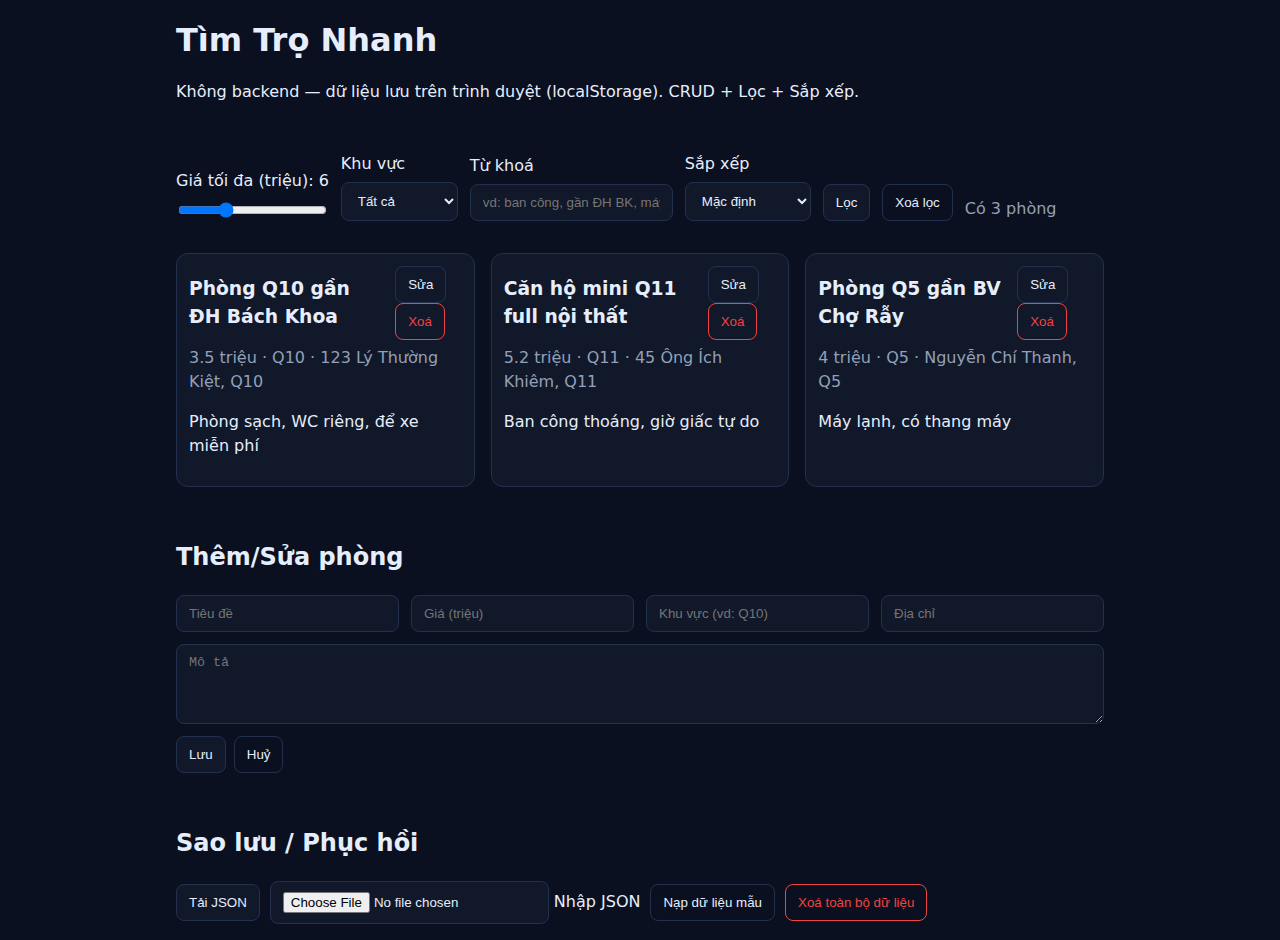
<file: rentrooms-nobackend/index.html>
<!doctype html>
<html lang="vi">
<head>
  <meta charset="utf-8">
  <title>Tìm Trọ Nhanh — No Backend (localStorage)</title>
  <meta name="viewport" content="width=device-width, initial-scale=1" />
  <link rel="stylesheet" href="./style.css">
</head>
<body>
  <header class="container">
    <h1>Tìm Trọ Nhanh</h1>
    <p>Không backend — dữ liệu lưu trên trình duyệt (localStorage). CRUD + Lọc + Sắp xếp.</p>
  </header>

  <section class="container filters">
    <div class="field">
      <label>Giá tối đa (triệu): <span id="priceVal">6</span></label>
      <input id="maxPrice" type="range" min="0" max="20" step="0.5" value="6">
    </div>
    <div class="field">
      <label>Khu vực</label>
      <select id="district">
        <option value="">Tất cả</option>
        <option>Q1</option><option>Q3</option><option>Q5</option>
        <option>Q10</option><option>Q11</option><option>Q12</option>
        <option>TP.Thủ Đức</option>
      </select>
    </div>
    <div class="field">
      <label>Từ khoá</label>
      <input id="keyword" type="text" placeholder="vd: ban công, gần ĐH BK, máy lạnh...">
    </div>
    <div class="field">
      <label>Sắp xếp</label>
      <select id="sort">
        <option value="">Mặc định</option>
        <option value="latest">Mới nhất</option>
        <option value="price_asc">Giá tăng dần</option>
        <option value="price_desc">Giá giảm dần</option>
      </select>
    </div>
    <button id="btnSearch">Lọc</button>
    <button id="btnReset" class="ghost">Xoá lọc</button>
    <span id="count" class="muted"></span>
  </section>

  <main class="container grid" id="list"></main>

  <section class="container">
    <h2>Thêm/Sửa phòng</h2>
    <form id="formRoom" class="form">
      <input name="id" type="hidden">
      <input name="title" placeholder="Tiêu đề" required>
      <input name="price" type="number" step="0.1" placeholder="Giá (triệu)" required>
      <input name="district" placeholder="Khu vực (vd: Q10)" required>
      <input name="address" placeholder="Địa chỉ" required>
      <textarea name="description" placeholder="Mô tả"></textarea>
      <div class="row">
        <button type="submit">Lưu</button>
        <button type="button" id="btnCancel" class="ghost">Huỷ</button>
      </div>
    </form>
  </section>

  <section class="container">
    <h2>Sao lưu / Phục hồi</h2>
    <div class="backup">
      <button id="btnExport">Tải JSON</button>
      <label class="import">
        <input id="fileImport" type="file" accept="application/json"> Nhập JSON
      </label>
      <button id="btnSeed" class="ghost">Nạp dữ liệu mẫu</button>
      <button id="btnClear" class="danger">Xoá toàn bộ dữ liệu</button>
    </div>
  </section>

  <template id="card-tpl">
    <article class="card">
      <div class="card-head">
        <h3 class="title"></h3>
        <div class="actions">
          <button class="edit">Sửa</button>
          <button class="danger delete">Xoá</button>
        </div>
      </div>
      <p class="meta"></p>
      <p class="desc"></p>
    </article>
  </template>

  <script src="https://code.jquery.com/jquery-3.7.1.min.js"></script>
  <script src="./app.js"></script>
</body>
</html>
</file>
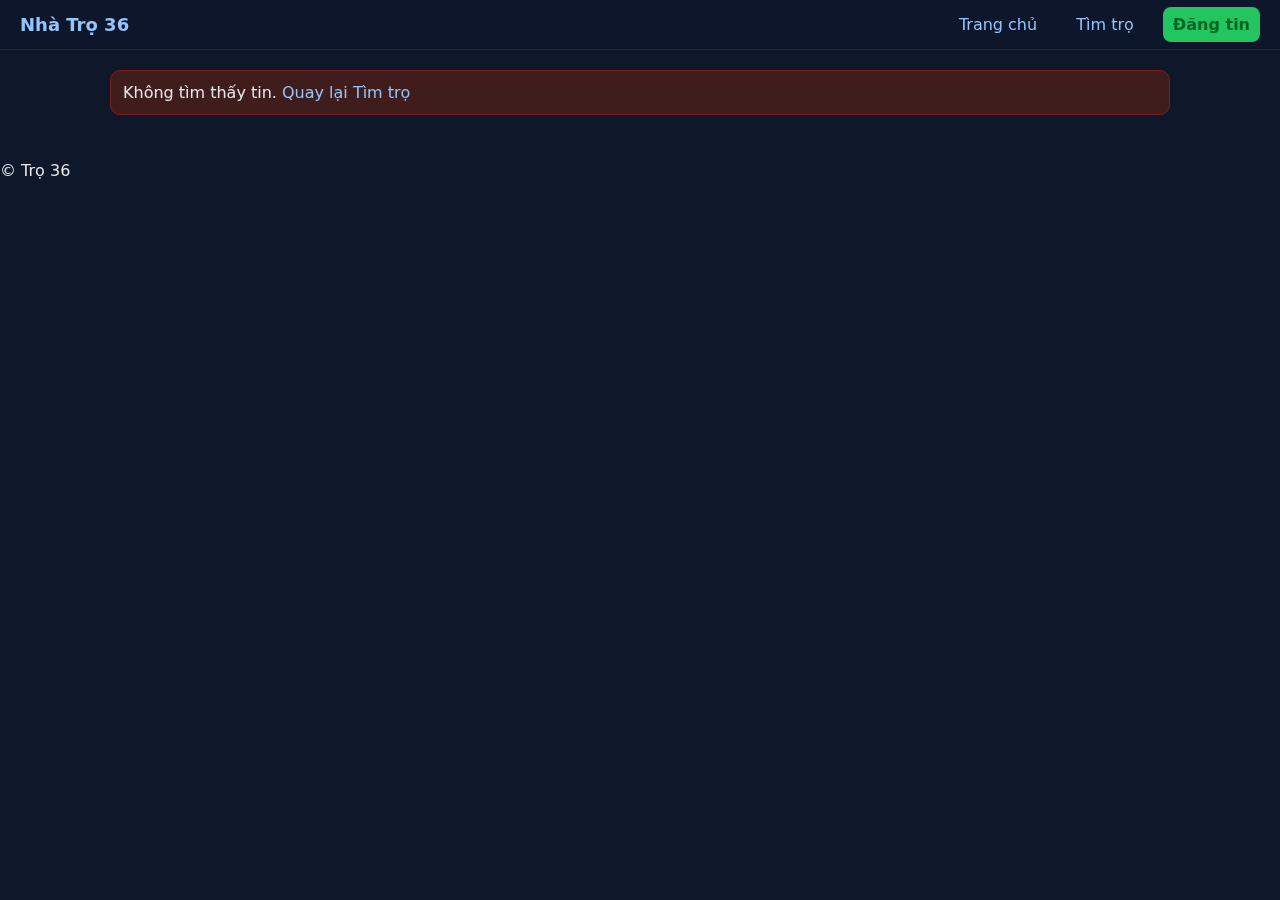
<file: nha-tro/chi-tiet.html>
<!doctype html>
<html lang="vi">

<head>
  <meta charset="utf-8">
  <title>Chi tiết | Nhà Trọ 36</title>
  <meta name="viewport" content="width=device-width, initial-scale=1">
  <link rel="stylesheet" href="assets/styles.css">
  <script defer src="assets/app.js"></script>
  <script>
    document.addEventListener('DOMContentLoaded', function () {
      const id = new URLSearchParams(location.search).get('id');
      const ds = layDanhSachPhong();
      const phong = ds.find(p => p.idPhong === id);

      const khung = document.getElementById('noi-dung');
      if (!phong) {
        khung.innerHTML = `<div class="thong-bao loi">Không tìm thấy tin. <a href="tim-tro.html">Quay lại Tìm trọ</a></div>`;
        return;
      }

      const hinh = phong.hinhAnh ? phong.hinhAnh : 'https://placehold.co/800x500?text=Phong+Tro';

      let html = '';
      html += '<article class="bai-chi-tiet">';
      html += '  <img class="anh-to" src="' + hinh + '" alt="Hình phòng trọ">';
      html += '  <div class="thong-tin">';
      html += '    <h1>' + phong.tieuDe + '</h1>';
      html += '    <p class="gia">💰 ' + phong.giaThue + ' đ/tháng • 📐 ' + phong.dienTich + ' m²</p>';
      html += '    <p class="dia-chi">📍 ' + phong.diaChi + ' — ' + phong.khuVuc + '</p>';
      html += '    <p>' + phong.moTa + '</p>';
      html += '    <p class="tien-nghi">✨ ' + (phong.tienNghi.length ? phong.tienNghi.join(' • ') : '—') + '</p>';
      html += '    <div class="lien-he">';
      html += '      <h3>Liên hệ</h3>';
      html += '      <p>👤 ' + phong.nguoiDang.hoTen + '</p>';
      html += '      <p>📞 <a href="tel:' + phong.nguoiDang.soDienThoai + '">' + phong.nguoiDang.soDienThoai + '</a></p>';
      if (phong.nguoiDang.email) {
        html += '      <p>✉️ <a href="mailto:' + phong.nguoiDang.email + '">' + phong.nguoiDang.email + '</a></p>';
      }
      html += '    </div>';
      html += '  </div>';
      html += '</article>';

      khung.innerHTML = html;

    });
  </script>
</head>

<body>
  <header class="thanh-dau">
    <a class="logo" href="index.html">Nhà Trọ 36</a>
    <nav>
      <a href="index.html">Trang chủ</a>
      <a href="tim-tro.html">Tìm trọ</a>
      <a class="nut-dangtin" href="cho-thue.html">Đăng tin</a>
    </nav>
  </header>

  <main class="khung">
    <div id="noi-dung"></div>
  </main>

  <footer class="chan-trang">
    <p>© Trọ 36</p>
  </footer>
</body>

</html>
</file>
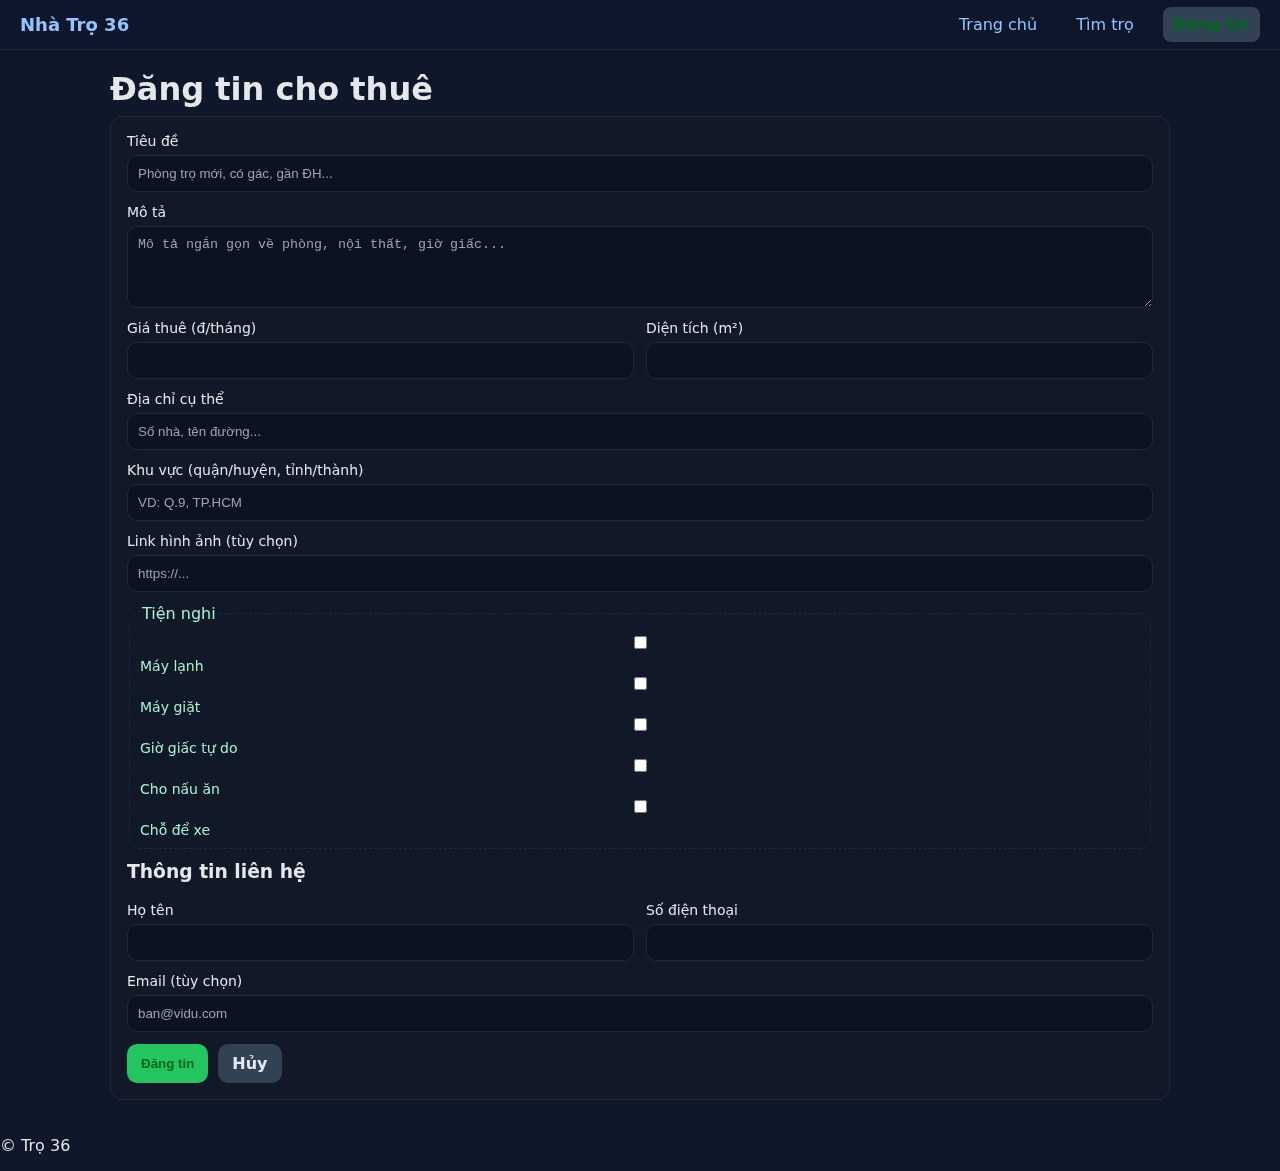
<file: nha-tro/cho-thue.html>
<!doctype html>
<html lang="vi">
<head>
  <meta charset="utf-8">
  <title>Đăng tin cho thuê | Nhà Trọ 360</title>
  <meta name="viewport" content="width=device-width, initial-scale=1">
  <link rel="stylesheet" href="assets/styles.css">
  <script defer src="assets/app.js"></script>
  <script>
    document.addEventListener('DOMContentLoaded', function () {
      const formDangTin = document.getElementById('form-dangtin');
      const hopThongBao = document.getElementById('hop-thong-bao');

      formDangTin.addEventListener('submit', function (e) {
        e.preventDefault();
        const duLieu = new FormData(formDangTin);

        // Lấy dữ liệu từ form (đặt tên biến rất "người Việt")
        const nguoiDang = {
          hoTen: duLieu.get('ho-ten').trim(),
          soDienThoai: duLieu.get('so-dien-thoai').trim(),
          email: duLieu.get('email').trim(),
        };

        const phongMoi = {
          idPhong: taoId(),
          tieuDe: duLieu.get('tieu-de').trim(),
          moTa: duLieu.get('mo-ta').trim(),
          diaChi: duLieu.get('dia-chi').trim(),
          khuVuc: duLieu.get('khu-vuc').trim(),
          giaThue: Number(duLieu.get('gia-thue')),
          dienTich: Number(duLieu.get('dien-tich')),
          hinhAnh: duLieu.get('hinh-anh').trim(),
          tienNghi: duLieu.getAll('tien-nghi'), // mảng
          nguoiDang,
          ngayDang: Date.now(),
        };

        // Kiểm tra nhanh (kết hợp HTML5 required + JS)
        if (!phongMoi.tieuDe || !phongMoi.diaChi || !phongMoi.khuVuc) {
          return thongBaoLoi('Thiếu tiêu đề/địa chỉ/khu vực.');
        }
        if (isNaN(phongMoi.giaThue) || phongMoi.giaThue <= 0) {
          return thongBaoLoi('Giá thuê phải là số dương.');
        }
        if (isNaN(phongMoi.dienTich) || phongMoi.dienTich <= 0) {
          return thongBaoLoi('Diện tích phải là số dương.');
        }
        if (!/^(0|\+84)\d{9,10}$/.test(nguoiDang.soDienThoai)) {
          return thongBaoLoi('Số điện thoại không hợp lệ (VD: 0912345678).');
        }

        const ds = layDanhSachPhong();
        ds.push(phongMoi);
        luuDanhSachPhong(ds);

        hopThongBao.innerHTML = `
          <div class="thong-bao thanh-cong">
            ✅ Đăng tin thành công! 
            <a href="chi-tiet.html?id=${phongMoi.idPhong}">Xem tin</a> • 
            <a href="tim-tro.html">Tới trang Tìm trọ</a>
          </div>`;
        formDangTin.reset();
      });

      function thongBaoLoi(msg) {
        document.getElementById('hop-thong-bao').innerHTML = `<div class="thong-bao loi">⚠️ ${msg}</div>`;
      }
    });
  </script>
</head>
<body>
<header class="thanh-dau">
  <a class="logo" href="index.html">Nhà Trọ 36</a>
  <nav>
    <a href="index.html">Trang chủ</a>
    <a href="tim-tro.html">Tìm trọ</a>
    <a class="nut-dangtin" href="cho-thue.html" aria-current="page">Đăng tin</a>
  </nav>
</header>

<main class="khung">
  <h1>Đăng tin cho thuê</h1>
  <div id="hop-thong-bao"></div>
  <form id="form-dangtin" class="form-lon">
    <label>Tiêu đề <input name="tieu-de" type="text" required minlength="10" maxlength="120" placeholder="Phòng trọ mới, có gác, gần ĐH..."></label>
    <label>Mô tả <textarea name="mo-ta" rows="4" required placeholder="Mô tả ngắn gọn về phòng, nội thất, giờ giấc..."></textarea></label>
    <div class="nhom-2">
      <label>Giá thuê (đ/tháng) <input name="gia-thue" type="number" min="500000" step="50000" required></label>
      <label>Diện tích (m²) <input name="dien-tich" type="number" min="8" step="1" required></label>
    </div>
    <label>Địa chỉ cụ thể <input name="dia-chi" type="text" required placeholder="Số nhà, tên đường..."></label>
    <label>Khu vực (quận/huyện, tỉnh/thành) <input name="khu-vuc" type="text" required placeholder="VD: Q.9, TP.HCM"></label>
    <label>Link hình ảnh (tùy chọn) <input name="hinh-anh" type="url" placeholder="https://..."></label>

    <fieldset class="tien-nghi">
      <legend>Tiện nghi</legend>
      <label><input type="checkbox" name="tien-nghi" value="Máy lạnh"> Máy lạnh</label>
      <label><input type="checkbox" name="tien-nghi" value="Máy giặt"> Máy giặt</label>
      <label><input type="checkbox" name="tien-nghi" value="Giờ giấc tự do"> Giờ giấc tự do</label>
      <label><input type="checkbox" name="tien-nghi" value="Cho nấu ăn"> Cho nấu ăn</label>
      <label><input type="checkbox" name="tien-nghi" value="Chỗ để xe"> Chỗ để xe</label>
    </fieldset>

    <h3>Thông tin liên hệ</h3>
    <div class="nhom-2">
      <label>Họ tên <input name="ho-ten" type="text" required></label>
      <label>Số điện thoại <input name="so-dien-thoai" type="tel" required pattern="(0|\+84)\d{9,10}" title="VD: 0912345678"></label>
    </div>
    <label>Email (tùy chọn) <input name="email" type="email" placeholder="ban@vidu.com"></label>

    <div class="hanh-dong">
      <button class="btn" type="submit">Đăng tin</button>
      <a class="btn btn-ghost" href="index.html">Hủy</a>
    </div>
  </form>
</main>

<footer class="chan-trang">
  <p>© Trọ 36</p>
</footer>
</body>
</html>
</file>
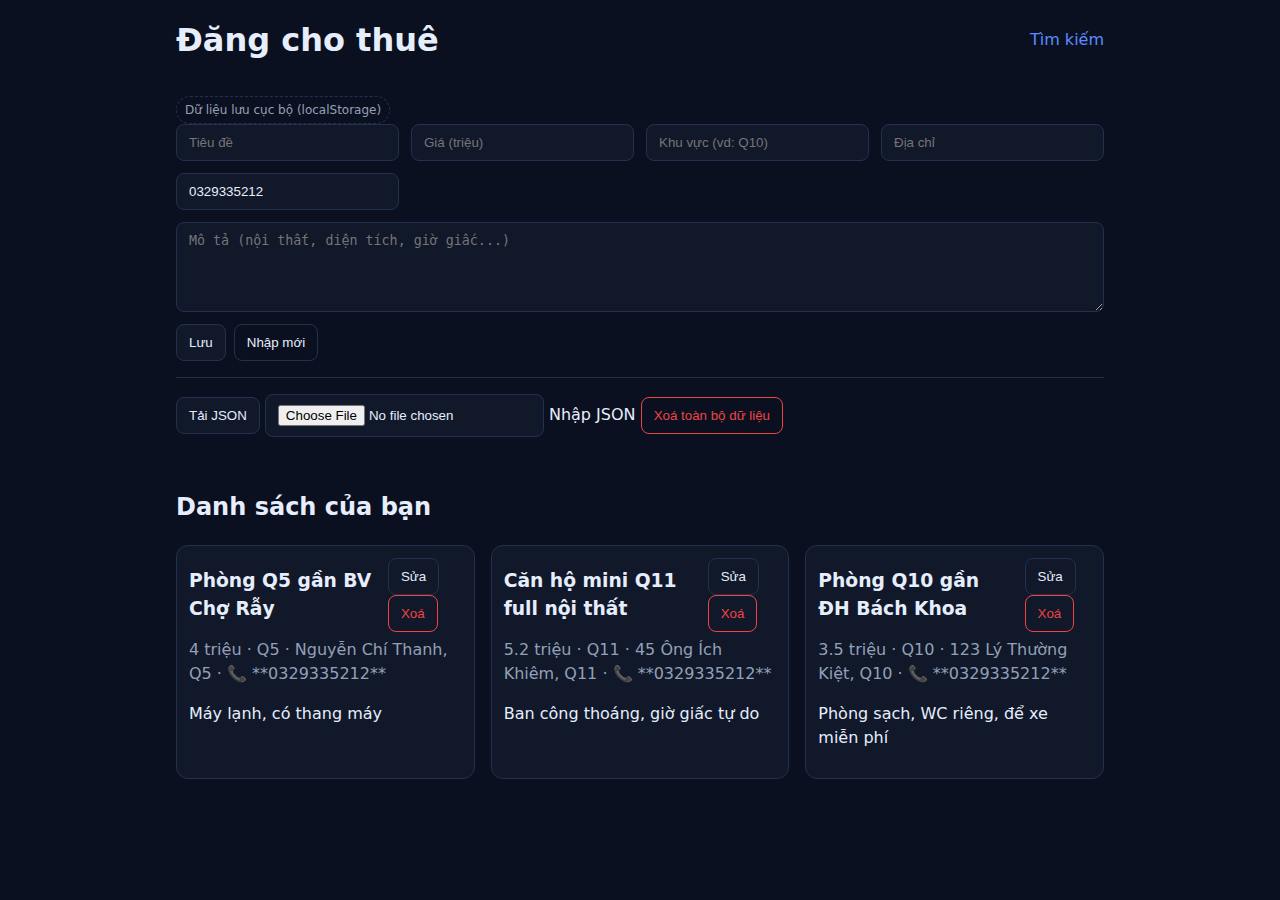
<file: rentrooms-nobackend-2pages/post.html>
<!doctype html>
<html lang="vi">
<head>
  <meta charset="utf-8">
  <title>Tìm Trọ Nhanh — Đăng cho thuê</title>
  <meta name="viewport" content="width=device-width, initial-scale=1" />
  <link rel="stylesheet" href="./style.css">
</head>
<body>
  <header class="container">
    <h1>Đăng cho thuê</h1>
    <nav>
      <a href="./search.html">Tìm kiếm</a>
    </nav>
  </header>

  <section class="container">
    <div class="badge">Dữ liệu lưu cục bộ (localStorage)</div>
    <div id="alertBox" class="alert" style="display:none"></div>
    <form id="formRoom" class="form">
      <input name="id" type="hidden">
      <input name="title" placeholder="Tiêu đề" required>
      <input name="price" type="number" step="0.1" placeholder="Giá (triệu)" required>
      <input name="district" placeholder="Khu vực (vd: Q10)" required>
      <input name="address" placeholder="Địa chỉ" required>
      <input name="phone" placeholder="Số điện thoại" value="0329335212">
      <textarea name="description" placeholder="Mô tả (nội thất, diện tích, giờ giấc...)"></textarea>
      <div class="row">
        <button type="submit">Lưu</button>
        <button type="button" id="btnResetForm" class="ghost">Nhập mới</button>
      </div>
    </form>
    <hr>
    <div class="row">
      <button id="btnExport">Tải JSON</button>
      <label class="import"><input id="fileImport" type="file" accept="application/json"> Nhập JSON</label>
      <button id="btnClear" class="danger">Xoá toàn bộ dữ liệu</button>
    </div>
  </section>

  <section class="container">
    <h2>Danh sách của bạn</h2>
    <div class="grid" id="list"></div>
  </section>

  <template id="card-tpl">
    <article class="card">
      <div class="card-head">
        <h3 class="title"></h3>
        <div class="actions">
          <button class="edit">Sửa</button>
          <button class="danger delete">Xoá</button>
        </div>
      </div>
      <p class="meta"></p>
      <p class="desc"></p>
    </article>
  </template>

  <script src="https://code.jquery.com/jquery-3.7.1.min.js"></script>
  <script src="./js/store.js"></script>
  <script src="./js/post.js"></script>
</body>
</html>
</file>
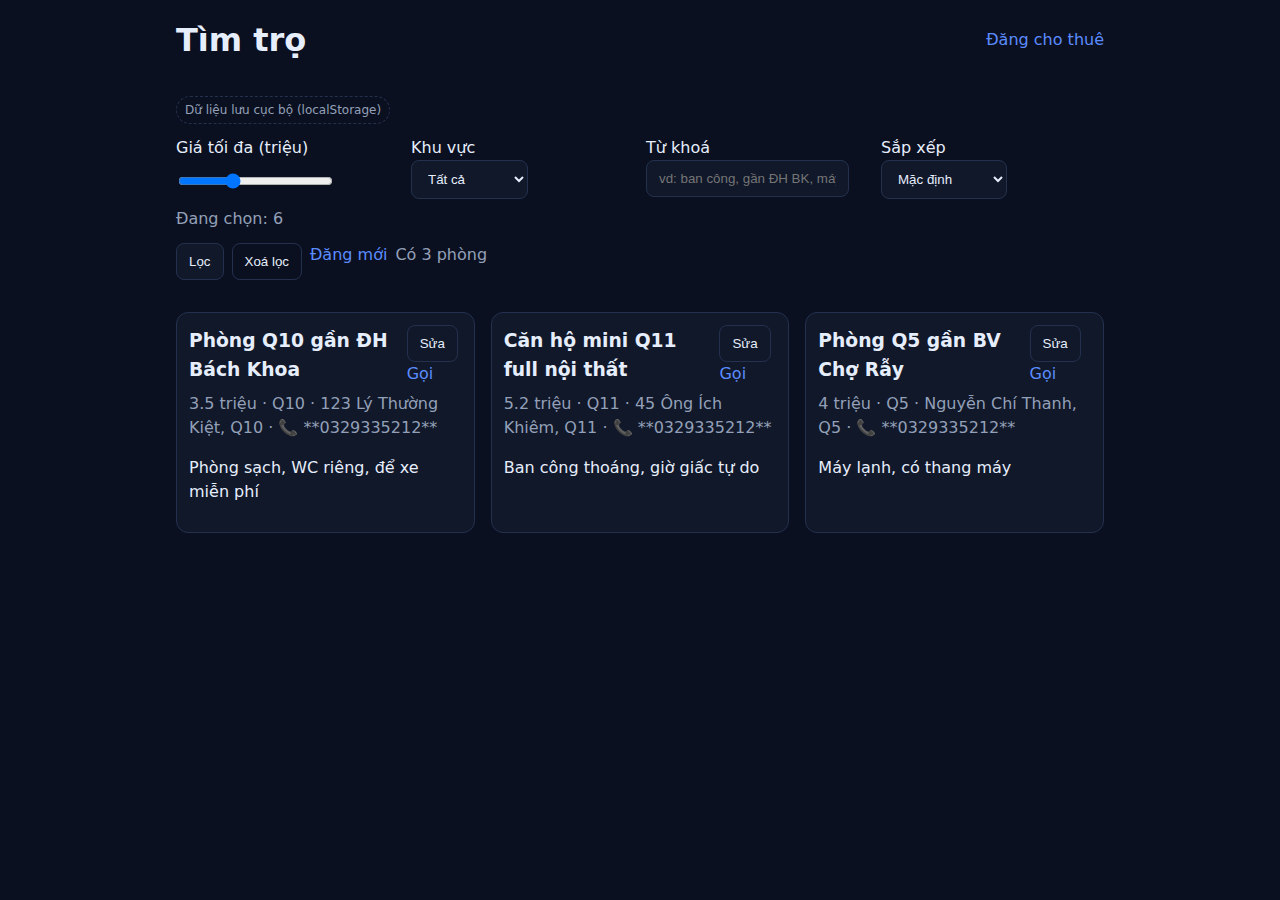
<file: rentrooms-nobackend-2pages/search.html>
<!doctype html>
<html lang="vi">
<head>
  <meta charset="utf-8">
  <title>Tìm Trọ Nhanh — Tìm kiếm</title>
  <meta name="viewport" content="width=device-width, initial-scale=1" />
  <link rel="stylesheet" href="./style.css">
</head>
<body>
  <header class="container">
    <h1>Tìm trọ</h1>
    <nav>
      <a href="./post.html">Đăng cho thuê</a>
    </nav>
  </header>

  <section class="container">
    <div id="alertBox" class="alert" style="display:none"></div>
    <div class="badge">Dữ liệu lưu cục bộ (localStorage)</div>
    <div class="form" style="margin-top:12px">
      <div>
        <label>Giá tối đa (triệu)<br>
          <input id="maxPrice" type="range" min="0" max="20" step="0.5" value="6">
        </label>
        <div class="muted">Đang chọn: <span id="priceVal">6</span></div>
      </div>
      <div>
        <label>Khu vực<br>
          <select id="district">
            <option value="">Tất cả</option>
            <option>Q1</option><option>Q3</option><option>Q5</option>
            <option>Q10</option><option>Q11</option><option>Q12</option>
            <option>TP.Thủ Đức</option>
          </select>
        </label>
      </div>
      <div>
        <label>Từ khoá<br>
          <input id="keyword" type="text" placeholder="vd: ban công, gần ĐH BK, máy lạnh...">
        </label>
      </div>
      <div>
        <label>Sắp xếp<br>
          <select id="sort">
            <option value="">Mặc định</option>
            <option value="latest">Mới nhất</option>
            <option value="price_asc">Giá tăng dần</option>
            <option value="price_desc">Giá giảm dần</option>
          </select>
        </label>
      </div>
      <div class="row">
        <button id="btnSearch">Lọc</button>
        <button id="btnReset" class="ghost">Xoá lọc</button>
        <a id="btnPostNew" class="ghost" href="./post.html">Đăng mới</a>
        <span id="count" class="muted"></span>
      </div>
    </div>
  </section>

  <main class="container grid" id="list"></main>

  <template id="card-tpl">
    <article class="card">
      <div class="card-head">
        <h3 class="title"></h3>
        <div class="actions">
          <button class="edit">Sửa</button>
          <a class="ghost" id="callLink" target="_blank" rel="noopener">Gọi</a>
        </div>
      </div>
      <p class="meta"></p>
      <p class="desc"></p>
    </article>
  </template>

  <script src="https://code.jquery.com/jquery-3.7.1.min.js"></script>
  <script src="./js/store.js"></script>
  <script src="./js/search.js"></script>
</body>
</html>
</file>
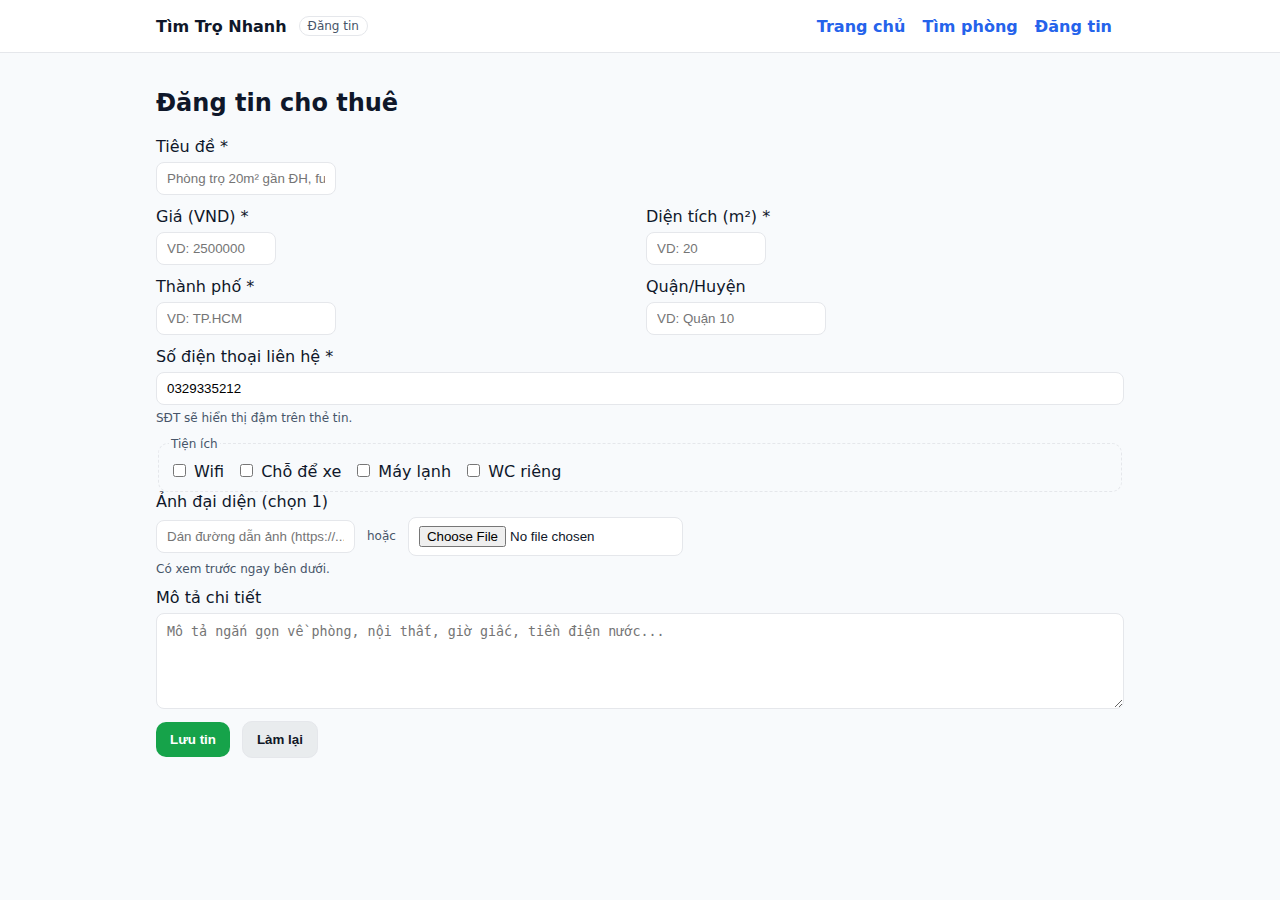
<file: room-rental-site/post.html>
<!DOCTYPE html>
<html lang="vi">
<head>
  <meta charset="utf-8" />
  <meta name="viewport" content="width=device-width, initial-scale=1" />
  <title>Đăng tin cho thuê</title>
  <link rel="stylesheet" href="styles.css" />
  <script defer src="js/app.js"></script>
  <script defer src="js/post.js"></script>
</head>
<body>
  <header class="sitebar">
    <div class="container">
      <div class="row">
        <strong>Tìm Trọ Nhanh</strong>
        <span class="badge">Đăng tin</span>
      </div>
      <nav>
        <a href="index.html">Trang chủ</a>
        <a href="search.html">Tìm phòng</a>
        <a href="post.html">Đăng tin</a>
      </nav>
    </div>
  </header>

  <main class="container">
    <h2>Đăng tin cho thuê</h2>
    <form id="postForm">
      <div class="field">
        <label>Tiêu đề *</label>
        <input class="input" type="text" id="title" placeholder="Phòng trọ 20m² gần ĐH, full nội thất" required>
      </div>

      <div class="row">
        <div class="field" style="flex:1">
          <label>Giá (VND) *</label>
          <input class="input" type="number" id="price" min="0" step="1000" placeholder="VD: 2500000" required>
        </div>
        <div class="field" style="flex:1">
          <label>Diện tích (m²) *</label>
          <input class="input" type="number" id="area" min="1" step="1" placeholder="VD: 20" required>
        </div>
      </div>

      <div class="row">
        <div class="field" style="flex:1">
          <label>Thành phố *</label>
          <input class="input" type="text" id="city" placeholder="VD: TP.HCM" required>
        </div>
        <div class="field" style="flex:1">
          <label>Quận/Huyện</label>
          <input class="input" type="text" id="district" placeholder="VD: Quận 10">
        </div>
      </div>

      <div class="field">
        <label>Số điện thoại liên hệ *</label>
        <input class="input" type="tel" id="phone" placeholder="0329335212" value="0329335212" required>
        <span class="small">SĐT sẽ hiển thị đậm trên thẻ tin.</span>
      </div>

      <fieldset>
        <legend>Tiện ích</legend>
        <div class="row">
          <label><input type="checkbox" id="amenity-wifi"> Wifi</label>
          <label><input type="checkbox" id="amenity-park"> Chỗ để xe</label>
          <label><input type="checkbox" id="amenity-ac"> Máy lạnh</label>
          <label><input type="checkbox" id="amenity-private"> WC riêng</label>
        </div>
      </fieldset>

      <div class="field">
        <label>Ảnh đại diện (chọn 1)</label>
        <div class="row">
          <input class="input" type="url" id="imageUrl" placeholder="Dán đường dẫn ảnh (https://...)">
          <span class="small">hoặc</span>
          <input class="input" type="file" id="imageFile" accept="image/*">
        </div>
        <div class="small">Có xem trước ngay bên dưới.</div>
        <img id="preview" alt="Xem trước" style="margin-top:8px;max-width:320px;display:none;border:1px solid var(--border);border-radius:8px">
      </div>

      <div class="field">
        <label>Mô tả chi tiết</label>
        <textarea id="desc" placeholder="Mô tả ngắn gọn về phòng, nội thất, giờ giấc, tiền điện nước..."></textarea>
      </div>

      <div class="row">
        <button class="btn ok" type="submit">Lưu tin</button>
        <button class="btn secondary" type="reset">Làm lại</button>
      </div>

      <div id="msg" class="note" style="margin-top:12px;display:none"></div>
    </form>
  </main>
</body>
</html>
</file>
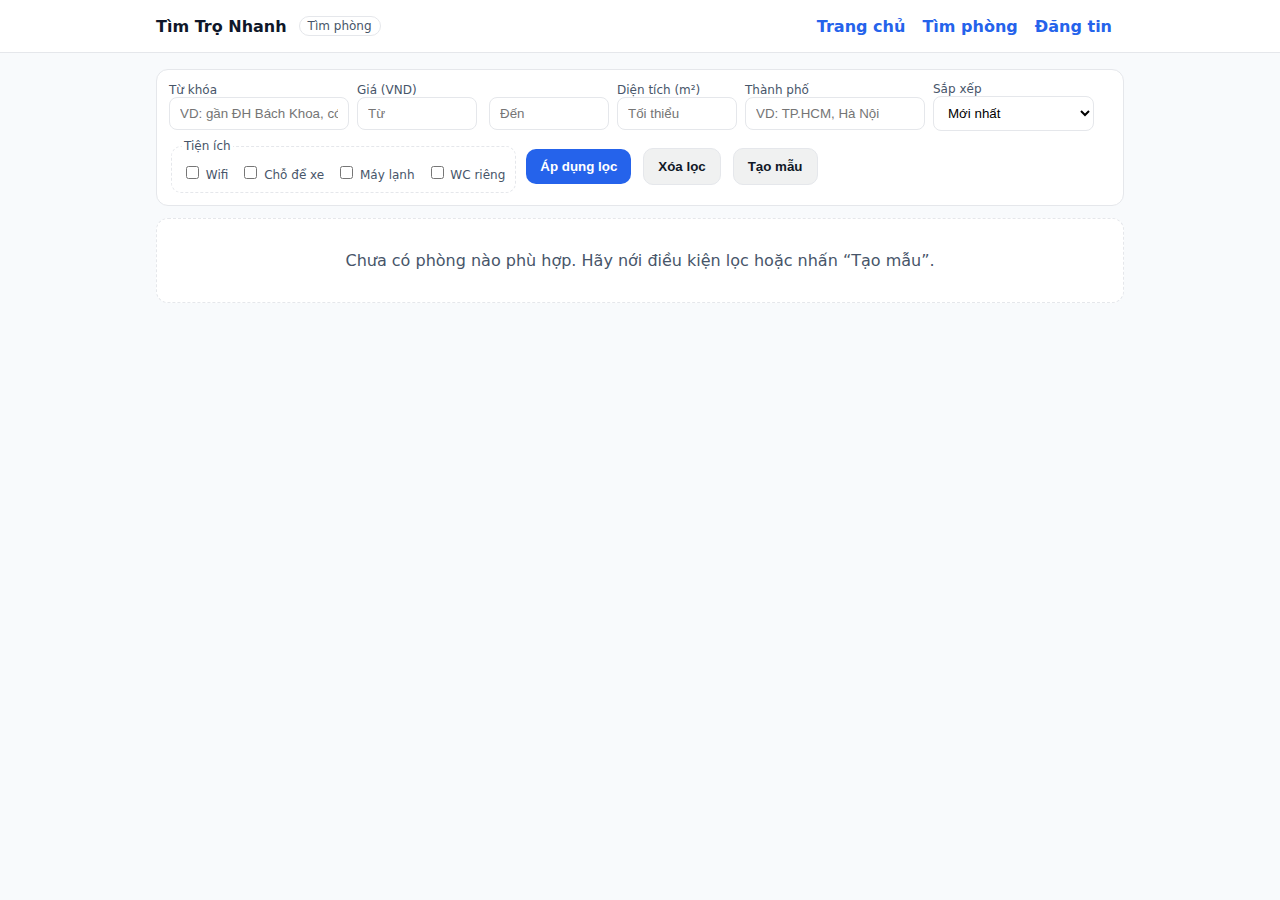
<file: room-rental-site/search.html>
<!DOCTYPE html>
<html lang="vi">
<head>
  <meta charset="utf-8" />
  <meta name="viewport" content="width=device-width, initial-scale=1" />
  <title>Tìm phòng trọ</title>
  <link rel="stylesheet" href="styles.css" />
  <script defer src="js/app.js"></script>
  <script defer src="js/search.js"></script>
</head>
<body>
  <header class="sitebar">
    <div class="container">
      <div class="row">
        <strong>Tìm Trọ Nhanh</strong>
        <span class="badge">Tìm phòng</span>
      </div>
      <nav>
        <a href="index.html">Trang chủ</a>
        <a href="search.html">Tìm phòng</a>
        <a href="post.html">Đăng tin</a>
      </nav>
    </div>
  </header>

  <main class="container">
    <div class="toolbar">
      <div>
        <label for="q">Từ khóa</label>
        <input id="q" class="input" type="text" placeholder="VD: gần ĐH Bách Khoa, có máy lạnh..." />
      </div>
      <div>
        <label>Giá (VND)</label>
        <div class="row">
          <input id="minPrice" class="input" type="number" placeholder="Từ" min="0">
          <input id="maxPrice" class="input" type="number" placeholder="Đến" min="0">
        </div>
      </div>
      <div>
        <label>Diện tích (m²)</label>
        <input id="minArea" class="input" type="number" placeholder="Tối thiểu" min="0">
      </div>
      <div>
        <label for="city">Thành phố</label>
        <input id="city" class="input" type="text" placeholder="VD: TP.HCM, Hà Nội">
      </div>
      <div>
        <label for="sort">Sắp xếp</label>
        <select id="sort">
          <option value="new">Mới nhất</option>
          <option value="price-asc">Giá tăng dần</option>
          <option value="price-desc">Giá giảm dần</option>
          <option value="area-desc">Diện tích lớn → nhỏ</option>
        </select>
      </div>
      <fieldset>
        <legend>Tiện ích</legend>
        <div class="row">
          <label><input type="checkbox" id="amenity-wifi"> Wifi</label>
          <label><input type="checkbox" id="amenity-park"> Chỗ để xe</label>
          <label><input type="checkbox" id="amenity-ac"> Máy lạnh</label>
          <label><input type="checkbox" id="amenity-private"> WC riêng</label>
        </div>
      </fieldset>
      <div class="row">
        <button id="apply" class="btn">Áp dụng lọc</button>
        <button id="clear" class="btn secondary" title="Xóa tất cả lọc">Xóa lọc</button>
        <button id="seed" class="btn secondary" title="Tạo dữ liệu mẫu (nếu trống)">Tạo mẫu</button>
      </div>
    </div>

    <div style="height:12px"></div>

    <div id="results" class="grid"></div>
    <div id="empty" class="empty" style="display:none">Chưa có phòng nào phù hợp. Hãy nới điều kiện lọc hoặc nhấn “Tạo mẫu”.</div>
  </main>
</body>
</html>
</file>
<file: rentrooms-nobackend/style.css>
:root{
  --bg:#0b1020; --card:#11182a; --text:#e6eefc; --muted:#93a0b8; --border:#23314f;
  --brand:#5b8cff; --success:#47d18c; --danger:#ef4444;
}
*{box-sizing:border-box}
body{margin:0;background:var(--bg);color:var(--text);font:16px/1.5 system-ui,Segoe UI,Roboto}
.container{max-width:960px;margin:auto;padding:16px}
header h1{margin:0 0 6px}
.muted{color:var(--muted)}
.filters{display:flex;gap:12px;flex-wrap:wrap;align-items:flex-end}
.field{display:flex;flex-direction:column;gap:6px}
input,select,textarea,button{
  background:var(--card); color:var(--text); border:1px solid var(--border); border-radius:8px;
  padding:10px 12px; outline:none;
}
input[type="range"]{padding:0}
button{cursor:pointer}
button.ghost{background:transparent;border-color:var(--border)}
button.danger{background:transparent;border-color:var(--danger);color:var(--danger)}
.grid{display:grid;grid-template-columns:repeat(auto-fill,minmax(260px,1fr));gap:16px}
.card{background:var(--card);border:1px solid var(--border);border-radius:12px;padding:12px}
.card-head{display:flex;justify-content:space-between;align-items:center;gap:8px}
.card .title{margin:0}
.card .meta{color:var(--muted);margin:6px 0 8px}
.form{display:grid;grid-template-columns:repeat(auto-fit,minmax(220px,1fr));gap:12px}
.form textarea{grid-column:1/-1;min-height:80px}
.form .row{grid-column:1/-1;display:flex;gap:8px}
.backup{display:flex;flex-wrap:wrap;gap:10px;align-items:center}
.import input{display:inline-block}
</file>
<file: nha-tro/assets/styles.css>
:root{
  --nen:#0f172a;        /* slate-900 */
  --hop:#111827;        /* gray-900 */
  --vien:#1f2937;       /* gray-800 */
  --chu:#e5e7eb;        /* gray-200 */
  --phu:#9ca3af;        /* gray-400 */
  --nhan:#22c55e;       /* green-500 */
  --nhan-hover:#16a34a;
  --ghost:#334155;      /* slate-700 */
  --do:#ef4444;
}
*{box-sizing:border-box}
html,body{
    margin:0;
    padding:0;background:var(--nen);
    color:var(--chu);
    font-family:system-ui,-apple-system,Segoe UI,Roboto,Ubuntu,Helvetica,Arial
}
a{
    color:#93c5fd;
    text-decoration:none
}
a:hover{
    text-decoration:underline
}
h1,h2,h3{
    margin:0 0 .5rem 0
}
.khung{
    max-width:1100px;
    margin:0 auto;
    padding:20px
}
.thanh-dau{
    display:flex;
    justify-content:space-between;
    align-items:center;
    padding:14px 20px;
    border-bottom:1px solid var(--vien);
    position:sticky;
    top:0;
    background:rgba(15,23,42,.8);
    backdrop-filter:saturate(150%) blur(6px);
    z-index:10
}
.logo{
    font-weight:700;
    font-size:18px
}
nav a{margin-left:14px;
    padding:8px 10px;
    border-radius:8px
}
nav a[aria-current="page"]{background:var(--ghost)}
.nut-dangtin{background:var(--nhan);
    color:#062; 
    font-weight:600
}
.nut-dangtin:hover{
    background:var(--nhan-hover);
    color:#021
}
.hero{
    padding:40px;
    border:1px solid var(--vien);
    background:linear-gradient(180deg, #0b1227, #0f172a);
    border-radius:16px;
    margin:20px 0
}
.hero-actions .btn{margin-right:10px}
.btn{display:inline-block;
    background:var(--nhan);
    color:#062;padding:10px 14px;
    border-radius:10px;
    font-weight:700;
    border:none
}
.btn:hover{background:var(--nhan-hover)}
.btn-ghost{
    background:var(--ghost);
    color:#e2e8f0
}
.btn-ghost:hover{filter:brightness(1.1)}
.bo-loc,.form-lon{
    display:grid;
    gap:12px;
    border:1px solid var(--vien);
    padding:16px;
    border-radius:12px;
    background:var(--hop)
}
.nhom-2{display:grid;gap:12px;
    grid-template-columns:repeat(2,1fr)
}
label{display:grid;
    gap:6px;
    font-size:14px
}
input,textarea,select{
    background:#0b1220;
    border:1px solid var(--vien);
    color:var(--chu);
    padding:10px;
    border-radius:10px
}
input::placeholder,textarea::placeholder{color:var(--phu)}
fieldset{
    border:1px dashed var(--vien);
    border-radius:10px;
    padding:10px
}
.legend{color:var(--phu)}
.dem-kq{
    color:var(--phu);
    margin:8px 0 16px
}
.luoi-phong{
    display:grid;
    gap:14px;
    grid-template-columns:repeat(auto-fill,minmax(260px,1fr))
}
.phong{
    border:1px solid var(--vien);
    border-radius:12px;overflow:hidden;background:var(--hop)
}
.phong .anh{
    width:100%;
    height:160px;
    object-fit:cover;
    background:#0b1220
}
.phong .noi-dung{padding:12px}
.phong .tieu-de{
    font-weight:700;
    margin-bottom:8px
}
.phong .phu{
    color:var(--phu);
    font-size:14px
}
.bai-chi-tiet{
    display:grid;
    gap:20px;
    grid-template-columns:1.3fr 1fr
}
.anh-to{
    width:100%;
    height:100%;
    max-height:520px;
    object-fit:cover;
    border:1px solid var(--vien);
    border-radius:12px
}
.thong-tin{
    display:grid;
    gap:10px
}
.gia{font-weight:700}
.tien-nghi{color:#a7f3d0}
.lien-he{
    border-top:1px solid var(--vien);
    padding-top:10px
}
.hanh-dong{
    display:flex;
    gap:10px}
.thong-bao{
    padding:12px;
    border-radius:10px;
    margin-bottom:10px
}
.thong-bao.loi{
    background:#3f1d1d;
    border:1px solid #7f1d1d
}
.thong-bao.thanh-cong{
    background:#112a1a;
    border:1px solid #14532d
}
.uy-tin ul{
    margin:0;
    padding-left:18px
}
.hang-ngang {
  display: flex;        
  align-items: center;   
  gap: 22px;              
}

.footer {
  display: flex;
  justify-content: space-between; 
  gap: 40px;                       
  padding: 22px;
}

.cot ul {
  list-style: none;
  padding: 0;
  margin: 0;
}
@media (max-width:900px){.bai-chi-tiet{grid-template-columns:1fr}}
</file>
<file: rentrooms-nobackend-2pages/style.css>
:root{
  --bg:#0b1020; --card:#11182a; --text:#e6eefc; --muted:#93a0b8; --border:#23314f;
  --brand:#5b8cff; --success:#47d18c; --danger:#ef4444;
}
*{box-sizing:border-box}
body{margin:0;background:var(--bg);color:var(--text);font:16px/1.5 system-ui,Segoe UI,Roboto}
a{color:var(--brand);text-decoration:none}
.container{max-width:960px;margin:auto;padding:16px}
header{display:flex;justify-content:space-between;align-items:center;gap:12px}
header h1{margin:0}
nav a{margin-left:12px}
.muted{color:var(--muted)}
input,select,textarea,button{
  background:var(--card); color:var(--text); border:1px solid var(--border); border-radius:8px;
  padding:10px 12px; outline:none;
}
button{cursor:pointer}
button.ghost{background:transparent;border-color:var(--border)}
button.danger{background:transparent;border-color:var(--danger);color:var(--danger)}
.grid{display:grid;grid-template-columns:repeat(auto-fill,minmax(260px,1fr));gap:16px}
.card{background:var(--card);border:1px solid var(--border);border-radius:12px;padding:12px}
.card-head{display:flex;justify-content:space-between;align-items:center;gap:8px}
.card .title{margin:0}
.card .meta{color:var(--muted);margin:6px 0 8px}
.form{display:grid;grid-template-columns:repeat(auto-fit,minmax(220px,1fr));gap:12px}
.form textarea{grid-column:1/-1;min-height:90px}
.form .row{grid-column:1/-1;display:flex;gap:8px;flex-wrap:wrap}
.badge{display:inline-block;padding:4px 8px;border:1px dashed var(--border);border-radius:999px;font-size:12px;color:var(--muted)}
.alert{padding:10px 12px;border:1px solid var(--border);border-radius:8px;margin:12px 0}
.alert.success{border-color:var(--success);color:var(--success)}
.alert.error{border-color:var(--danger);color:var(--danger)}
hr{border:0;border-top:1px solid var(--border);margin:16px 0}
</file>
<file: room-rental-site/styles.css>
/* Simple, framework-free styles for a student-friendly project */
:root{
  --bg:#f8fafc;
  --card:#ffffff;
  --text:#0f172a;
  --muted:#475569;
  --border:#e5e7eb;
  --brand:#2563eb;
  --accent:#111827;
  --danger:#dc2626;
  --ok:#16a34a;
}

*{box-sizing:border-box}
html,body{margin:0;padding:0;font-family:system-ui,-apple-system,Segoe UI,Roboto,Arial,sans-serif;background:var(--bg);color:var(--text);}
a{color:var(--brand);text-decoration:none}
a:hover{text-decoration:underline}
.container{max-width:1000px;margin:0 auto;padding:16px}
header.sitebar{background:#fff;border-bottom:1px solid var(--border);position:sticky;top:0;z-index:10}
.sitebar .container{display:flex;align-items:center;gap:12px;justify-content:space-between}
nav a{margin-right:12px;font-weight:600}
.badge{display:inline-block;padding:2px 8px;border:1px solid var(--border);border-radius:999px;color:var(--muted);font-size:12px}

.hero{padding:40px 0}
.hero h1{font-size:28px;margin:0 0 8px}
.hero p{margin:0;color:var(--muted)}

.grid{display:grid;grid-template-columns:repeat(auto-fill,minmax(280px,1fr));gap:16px}
.card{background:var(--card);border:1px solid var(--border);border-radius:12px;overflow:hidden;box-shadow:0 1px 0 rgba(0,0,0,.03)}
.card img{display:block;width:100%;height:180px;object-fit:cover;background:#eee}
.card .body{padding:12px}
.row{display:flex;gap:12px;align-items:center;flex-wrap:wrap}
.muted{color:var(--muted)}
.price{font-weight:800}
.tag{background:#eef2ff;color:#3730a3;border-radius:999px;padding:4px 8px;font-size:12px;border:1px solid #e0e7ff}

.btn{display:inline-flex;align-items:center;justify-content:center;gap:8px;background:var(--brand);color:#fff;border:none;border-radius:10px;padding:10px 14px;cursor:pointer;font-weight:700}
.btn:hover{filter:brightness(.95)}
.btn.secondary{background:#11182710;color:var(--accent);border:1px solid var(--border)}
.btn.danger{background:var(--danger)}
.btn.ok{background:var(--ok)}
.btn.icon{padding:8px 10px;border-radius:8px}

.toolbar{background:#fff;border:1px solid var(--border);border-radius:12px;padding:12px;display:flex;flex-wrap:wrap;gap:8px;align-items:center}
.toolbar label{font-size:12px;color:var(--muted);display:block}
.input, select{padding:8px 10px;border:1px solid var(--border);border-radius:8px;background:#fff;min-width:120px}
.input[type=number]{width:120px}
.input[type=text]{width:180px}
fieldset{border:1px dashed var(--border);border-radius:10px;padding:10px}
legend{font-size:12px;color:var(--muted)}
form .field{display:flex;flex-direction:column;gap:6px;margin-bottom:12px}
textarea{min-height:96px;padding:10px;border:1px solid var(--border);border-radius:8px;resize:vertical}

.note{padding:10px 12px;border:1px solid var(--border);border-radius:10px;background:#fff}
.empty{padding:32px;text-align:center;color:var(--muted);border:1px dashed var(--border);border-radius:12px;background:#fff}
.small{font-size:12px;color:var(--muted)}

.footer{margin:20px 0;color:var(--muted);text-align:center}
.bold{font-weight:800}
.phone{font-weight:800}

@media (prefers-color-scheme: dark){
  :root{
    --bg:#0b0f19;
    --card:#0f172a;
    --text:#e5e7eb;
    --muted:#94a3b8;
    --border:#1f2937;
    --brand:#3b82f6;
    --accent:#e5e7eb;
  }
  .toolbar{background:#0f172a}
}
</file>
